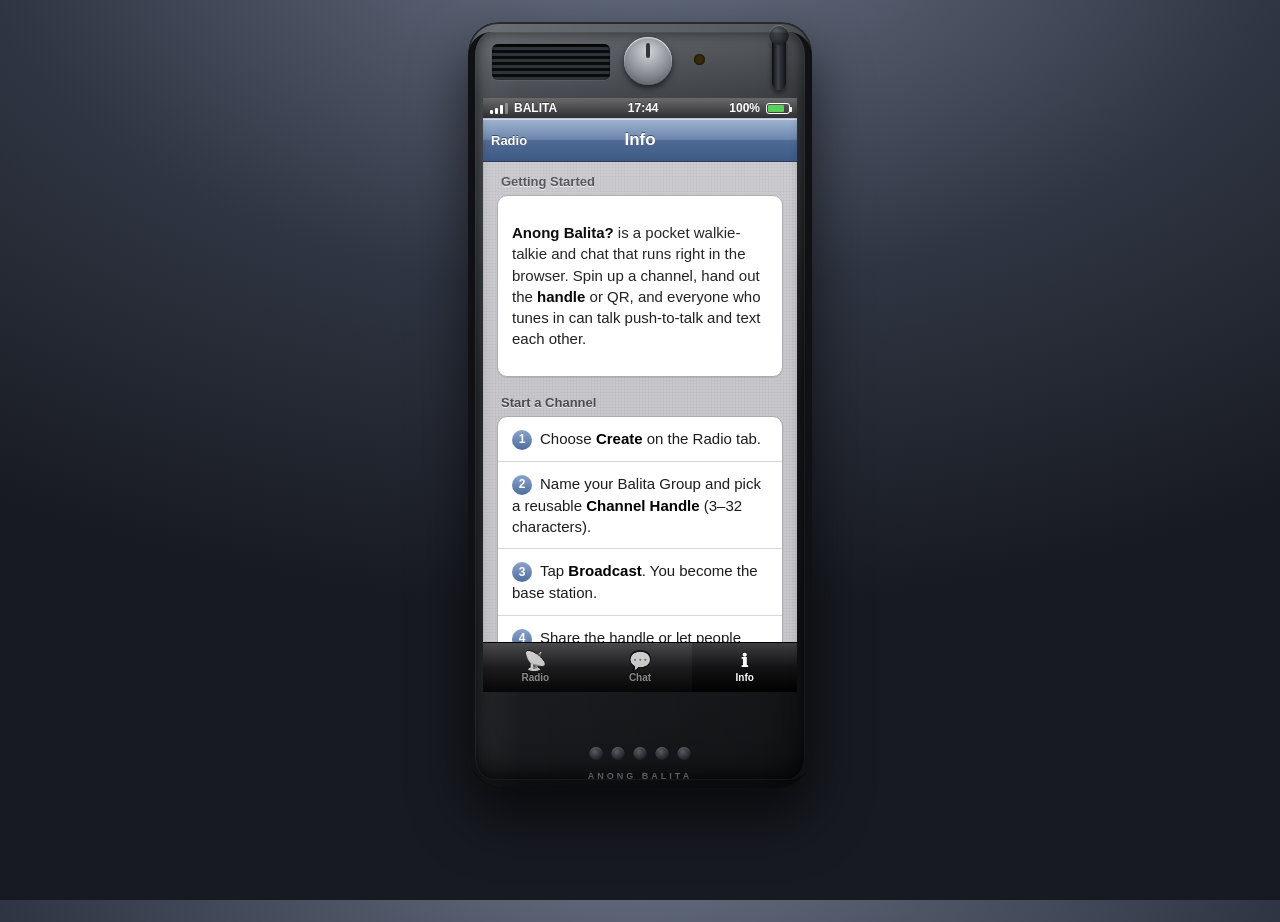
<file: info.html>
<!DOCTYPE html>
<html lang="en">
<head>
<meta charset="UTF-8" />
<meta name="viewport" content="width=device-width, initial-scale=1.0, maximum-scale=1.0, viewport-fit=cover" />
<meta name="theme-color" content="#c8c7cc" />
<meta name="apple-mobile-web-app-capable" content="yes" />
<meta name="apple-mobile-web-app-status-bar-style" content="black" />
<title>Anong Balita? — Info</title>
<link rel="manifest" href="manifest.webmanifest" />
<link rel="icon" href="icons/icon.svg" type="image/svg+xml" />
<link rel="apple-touch-icon" href="icons/icon-192.png" />
<link rel="stylesheet" href="css/ios.css" />
</head>
<body>
<div class="device">

  <div class="wt-top" aria-hidden="true">
    <div class="wt-grille"></div>
    <div class="wt-knob"></div>
    <div class="wt-led"></div>
    <div class="wt-antenna"></div>
  </div>

  <div class="statusbar">
    <span class="sb-left"><span class="signal"><i></i><i></i><i></i><i></i></span><span class="sb-carrier">BALITA</span></span>
    <span class="sb-clock" id="status-clock">--:--</span>
    <span class="sb-right"><span class="sb-pct">100%</span><span class="battery"><b></b></span></span>
  </div>

  <header class="navbar">
    <a class="nav-back" href="index.html">Radio</a>
    <span class="nav-title">Info</span>
  </header>

  <main class="app manual">

    <h2 class="section-header">Getting Started</h2>
    <div class="group">
      <div class="cell">
        <p><b>Anong Balita?</b> is a pocket walkie-talkie and chat that runs right in the browser. Spin up a channel, hand out the <b>handle</b> or QR, and everyone who tunes in can talk push-to-talk and text each other.</p>
      </div>
    </div>

    <h2 class="section-header">Start a Channel</h2>
    <div class="group">
      <div class="cell"><span class="cell-num">1</span>Choose <b>Create</b> on the Radio tab.</div>
      <div class="cell"><span class="cell-num">2</span>Name your Balita Group and pick a reusable <b>Channel Handle</b> (3–32 characters).</div>
      <div class="cell"><span class="cell-num">3</span>Tap <b>Broadcast</b>. You become the base station.</div>
      <div class="cell"><span class="cell-num">4</span>Share the handle or let people scan the QR.</div>
    </div>

    <h2 class="section-header">Tune In</h2>
    <div class="group">
      <div class="cell"><span class="cell-num">1</span>Choose <b>Join</b>, enter the handle and a name.</div>
      <div class="cell"><span class="cell-num">2</span>Tap <b>Tune In</b> — or scan the QR to fill it in.</div>
      <div class="cell">The handle is remembered, so you can reuse it any time.</div>
    </div>

    <h2 class="section-header">Push to Talk &amp; Chat</h2>
    <div class="group">
      <div class="cell">Hold the red <b>Push to Talk</b> button (or the spacebar) to transmit. Release to listen — a roger beep confirms you're off the air.</div>
      <div class="cell">The <b>OPS</b> counter shows how many units are connected.</div>
      <div class="cell">Use the <b>Chat</b> tab to send text to everyone on the channel.</div>
    </div>

    <h2 class="section-header">Background Audio</h2>
    <div class="group">
      <div class="cell">The app asks the browser to keep the radio alive so you keep receiving when the tab is hidden or the phone is idle.</div>
      <div class="cell">On <b>iOS Safari</b>, Apple suspends background web audio, so receiving may pause when the app is fully minimized — a platform limit, not a bug.</div>
    </div>

    <h2 class="section-header">Where Is My Data Saved?</h2>
    <div class="group">
      <div class="cell"><b>Short answer: it isn't.</b> There is no database and no recording.</div>
      <div class="cell"><span class="cell-dot"></span><b>Voice</b>&nbsp; travels peer-to-peer over encrypted WebRTC, mixed live on the base station. Nothing is recorded.</div>
      <div class="cell"><span class="cell-dot"></span><b>Chat</b>&nbsp; is relayed live through the base station and kept only in memory — cleared when you end the channel.</div>
      <div class="cell"><span class="cell-dot"></span><b>Signaling</b>&nbsp; uses the public PeerJS cloud only to introduce browsers. No audio or messages are stored there.</div>
      <div class="cell"><span class="cell-dot"></span><b>QR codes</b>&nbsp; are drawn locally in your browser.</div>
      <div class="cell"><span class="cell-dot"></span><b>Group name, handle and code</b>&nbsp; stay in memory. Your last handle is kept on your own device only, so you can resume.</div>
      <div class="cell">No accounts, no cookies, no analytics, no tracking.</div>
    </div>

    <h2 class="section-header">Notes &amp; Limits</h2>
    <div class="group">
      <div class="cell">The base station must stay connected. If the host leaves, the channel closes and every unit is notified.</div>
      <div class="cell">The more units connected, the more the base station carries.</div>
      <div class="cell">Microphone access is required — grant it when asked.</div>
      <div class="cell">Everyone on the same handle hears and sees each other. Don't share a handle you don't trust.</div>
    </div>

    <p class="credit">created by ged</p>

  </main>

  <nav class="tabbar">
    <a class="tab" href="index.html"><span class="tab-ico">&#128225;</span>Radio</a>
    <a class="tab" href="index.html#chat"><span class="tab-ico">&#128172;</span>Chat</a>
    <a class="tab active" href="info.html"><span class="tab-ico">&#8505;</span>Info</a>
  </nav>

  <div class="wt-bottom" aria-hidden="true">
    <div class="wt-speaker"><i></i><i></i><i></i><i></i><i></i></div>
    <div class="wt-brand">ANONG BALITA</div>
  </div>

  <div class="home-indicator"></div>
</div>

<script>
  (function () {
    function tick() {
      var d = new Date();
      var el = document.getElementById("status-clock");
      if (el) el.textContent = ("0" + d.getHours()).slice(-2) + ":" + ("0" + d.getMinutes()).slice(-2);
    }
    tick();
    setInterval(tick, 15000);
  })();
</script>
</body>
</html>
</file>
<file: css/ios.css>
/* ios.css — Anong Balita? iPhone 4 (iOS 4-6) skeuomorphic skin */

* { box-sizing: border-box; -webkit-tap-highlight-color: transparent; }

html, body {
  height: 100%;
  margin: 0;
}

body {
  font-family: "Helvetica Neue", Helvetica, Arial, sans-serif;
  -webkit-font-smoothing: antialiased;
  color: #1c1c1e;
  background:
    radial-gradient(1200px 700px at 50% -10%, #6b7488 0%, #2f3542 55%, #171a21 100%);
  min-height: 100%;
}

.hidden { display: none !important; }

/* ------------------------------------------------- walkie-talkie frame */
.device {
  position: relative;
  width: 344px;
  height: min(768px, calc(100vh - 40px));
  margin: 22px auto;
  padding: 76px 15px 98px;
  border-radius: 30px 30px 36px 36px;
  display: flex;
  flex-direction: column;
  overflow: hidden;
  background:
    linear-gradient(90deg, rgba(255, 255, 255, 0.06), rgba(255, 255, 255, 0) 16%, rgba(0, 0, 0, 0.2) 84%, rgba(0, 0, 0, 0.4)),
    linear-gradient(#565b63 0%, #33373d 10%, #23262a 52%, #16181b 100%);
  box-shadow:
    inset 0 0 0 2px #0c0d0f,
    inset 0 1px 0 rgba(255, 255, 255, 0.28),
    inset 0 -16px 26px rgba(0, 0, 0, 0.55),
    0 28px 55px rgba(0, 0, 0, 0.6);
}
.device::before { /* top sheen across the plastic */
  content: "";
  position: absolute;
  top: 0; left: 0; right: 0;
  height: 46%;
  background: linear-gradient(rgba(255, 255, 255, 0.12), rgba(255, 255, 255, 0));
  pointer-events: none;
}
.device::after { /* rubber side rails */
  content: "";
  position: absolute;
  top: 10px; bottom: 10px; left: 0; right: 0;
  border-left: 7px solid #101114;
  border-right: 7px solid #101114;
  border-radius: 24px;
  box-shadow: inset 0 0 0 1px rgba(255, 255, 255, 0.06), inset 0 0 14px rgba(0, 0, 0, 0.6);
  pointer-events: none;
}
.home-indicator { display: none; }

/* antenna, speaker grille, channel knob + TX/RX LED */
.wt-top { position: absolute; top: 0; left: 0; right: 0; height: 76px; pointer-events: none; }
.wt-antenna {
  position: absolute; top: 12px; right: 26px;
  width: 14px; height: 56px;
  border-radius: 7px;
  background: linear-gradient(90deg, #0a0b0d, #3d424a 42%, #0f1113);
  box-shadow: inset 0 1px 0 rgba(255, 255, 255, 0.22), 0 3px 5px rgba(0, 0, 0, 0.5);
}
.wt-antenna::before {
  content: "";
  position: absolute; top: -9px; left: 50%;
  transform: translateX(-50%);
  width: 20px; height: 20px;
  border-radius: 50%;
  background: radial-gradient(circle at 38% 34%, #565b63, #0a0b0d);
  box-shadow: inset 0 1px 0 rgba(255, 255, 255, 0.3);
}
.wt-grille {
  position: absolute; top: 22px; left: 24px;
  width: 118px; height: 36px;
  border-radius: 6px;
  background: repeating-linear-gradient(#0a0b0d 0 3px, #2f333a 3px 6px);
  box-shadow: inset 0 1px 2px rgba(0, 0, 0, 0.85), 0 1px 0 rgba(255, 255, 255, 0.07);
}
.wt-knob {
  position: absolute; top: 15px; left: 156px;
  width: 48px; height: 48px;
  border-radius: 50%;
  background: radial-gradient(circle at 50% 30%, #d3d6db, #8a8e95 55%, #4a4e55);
  box-shadow: inset 0 1px 1px #fff, 0 3px 6px rgba(0, 0, 0, 0.6);
}
.wt-knob::after {
  content: "";
  position: absolute; top: 6px; left: 50%;
  transform: translateX(-50%);
  width: 4px; height: 15px;
  border-radius: 2px;
  background: #33363b;
}
.wt-led {
  position: absolute; top: 32px; left: 226px;
  width: 11px; height: 11px;
  border-radius: 50%;
  background: #3a2a0a;
  box-shadow: inset 0 0 3px rgba(0, 0, 0, 0.9);
  transition: background 0.12s, box-shadow 0.12s;
}
.wt-led.on { background: #ffb000; box-shadow: 0 0 10px #ffb000; }

/* bottom microphone holes + brand plate */
.wt-bottom { position: absolute; left: 0; right: 0; bottom: 0; height: 98px; pointer-events: none; }
.wt-speaker {
  position: absolute; bottom: 30px; left: 50%;
  transform: translateX(-50%);
  display: flex; gap: 9px;
}
.wt-speaker i {
  width: 13px; height: 13px;
  border-radius: 50%;
  background: radial-gradient(circle at 40% 35%, #565b63, #0a0b0d);
  box-shadow: inset 0 1px 1px rgba(255, 255, 255, 0.18);
}
.wt-brand {
  position: absolute; bottom: 9px; left: 50%;
  transform: translateX(-50%);
  font: 700 9px "Helvetica Neue", Helvetica, Arial, sans-serif;
  letter-spacing: 3px;
  color: #6b6f76;
}

/* ------------------------------------------------------------- status bar */
.statusbar {
  flex: none;
  height: 20px;
  padding: 0 7px;
  display: flex;
  align-items: center;
  justify-content: space-between;
  color: #fff;
  font-size: 12px;
  font-weight: 700;
  background: linear-gradient(#5a5a5c, #1c1c1e);
  text-shadow: 0 -1px 0 rgba(0, 0, 0, 0.5);
}
.sb-left, .sb-right { display: flex; align-items: center; gap: 6px; }
.signal { display: inline-flex; align-items: flex-end; gap: 2px; height: 11px; }
.signal i { width: 3px; border-radius: 1px; background: #fff; }
.signal i:nth-child(1) { height: 4px; }
.signal i:nth-child(2) { height: 6px; }
.signal i:nth-child(3) { height: 9px; }
.signal i:nth-child(4) { height: 11px; opacity: 0.35; }
.battery {
  position: relative;
  width: 24px; height: 11px;
  border: 1px solid #fff;
  border-radius: 3px;
  padding: 1px;
}
.battery::after {
  content: "";
  position: absolute; top: 3px; right: -3px;
  width: 2px; height: 5px;
  background: #fff;
  border-radius: 0 1px 1px 0;
}
.battery b { display: block; width: 78%; height: 100%; border-radius: 1px; background: #5ad05a; }

/* ---------------------------------------------------------------- nav bar */
.navbar {
  flex: none;
  position: relative;
  height: 44px;
  display: flex;
  align-items: center;
  justify-content: center;
  background: linear-gradient(#a1b4d2 0%, #6d87ad 48%, #4f6a94 52%, #3d5a86 100%);
  border-top: 1px solid #b9c6dd;
  border-bottom: 1px solid #2c3a55;
  box-shadow: inset 0 1px 0 rgba(255, 255, 255, 0.5);
}
.nav-title {
  font-size: 17px;
  font-weight: 700;
  color: #fff;
  text-shadow: 0 -1px 0 rgba(0, 0, 0, 0.45);
}
.nav-back {
  position: absolute;
  left: 8px; top: 50%;
  transform: translateY(-50%);
  font-size: 13px;
  font-weight: 700;
  color: #fff;
  text-decoration: none;
  text-shadow: 0 -1px 0 rgba(0, 0, 0, 0.45);
}

/* ------------------------------------------------------------ app + views */
.app {
  flex: 1;
  min-height: 0;
  overflow-y: auto;
  -webkit-overflow-scrolling: touch;
  background-color: #c8c7cc;
  background-image:
    repeating-linear-gradient(0deg, rgba(0, 0, 0, 0.028) 0 1px, transparent 1px 3px),
    repeating-linear-gradient(90deg, rgba(0, 0, 0, 0.028) 0 1px, transparent 1px 3px);
}
.app::-webkit-scrollbar { display: none; }
.view { padding: 12px; }

/* ---------------------------------------------------- segmented control */
.segmented {
  display: flex;
  padding: 2px;
  margin-bottom: 14px;
  border-radius: 9px;
  background: linear-gradient(#c2c2c4, #a6a6aa);
  border: 1px solid #7d7d82;
  box-shadow: inset 0 1px 2px rgba(0, 0, 0, 0.3);
}
.mode-switch button {
  flex: 1;
  border: 0;
  padding: 8px;
  border-radius: 7px;
  font: 700 14px "Helvetica Neue", Helvetica, Arial, sans-serif;
  color: #4a4a50;
  text-shadow: 0 1px 0 rgba(255, 255, 255, 0.7);
  background: transparent;
  cursor: pointer;
}
.mode-switch button.active {
  color: #fff;
  text-shadow: 0 -1px 0 rgba(0, 0, 0, 0.4);
  background: linear-gradient(#8aa4cc, #4e6d9e 50%, #3d5a86);
  box-shadow: inset 0 1px 0 rgba(255, 255, 255, 0.4), 0 1px 2px rgba(0, 0, 0, 0.3);
}

.saved-chip {
  display: block;
  width: 100%;
  margin: 0 0 14px;
  padding: 9px 12px;
  border: 1px solid #2a68bb;
  border-radius: 9px;
  font: 700 13px "Helvetica Neue", Helvetica, Arial, sans-serif;
  letter-spacing: 0.5px;
  color: #fff;
  text-align: center;
  text-shadow: 0 -1px 0 rgba(0, 0, 0, 0.3);
  background: linear-gradient(#8aa4cc, #4e6d9e 50%, #3c5680);
  box-shadow: inset 0 1px 0 rgba(255, 255, 255, 0.45), 0 1px 2px rgba(0, 0, 0, 0.2);
  cursor: pointer;
  overflow: hidden;
  text-overflow: ellipsis;
  white-space: nowrap;
}
.saved-chip:active { background: linear-gradient(#3c5680, #5e7aa8); }

/* ------------------------------------------------------- grouped tables */
.group {
  background: #fff;
  border: 1px solid #a9abae;
  border-radius: 10px;
  margin-bottom: 16px;
  overflow: hidden;
  box-shadow: 0 1px 1px rgba(0, 0, 0, 0.08);
}
.row {
  display: flex;
  align-items: center;
  min-height: 44px;
  padding: 0 12px;
  border-bottom: 1px solid #d8d8dc;
}
.row:last-child { border-bottom: 0; }
.row label {
  flex: none;
  width: 112px;
  font-size: 15px;
  font-weight: 600;
  color: #3c3c43;
}
.row input {
  flex: 1;
  min-width: 0;
  border: 0;
  background: transparent;
  padding: 12px 0;
  font: 400 16px "Helvetica Neue", Helvetica, Arial, sans-serif;
  color: #1c1c1e;
  text-align: right;
  outline: none;
  -webkit-appearance: none;
}
.row input::placeholder { color: #b0b0b6; }
.cell {
  padding: 11px 14px;
  font-size: 15px;
  line-height: 1.42;
  color: #1c1c1e;
  border-bottom: 1px solid #d8d8dc;
}
.cell:last-child { border-bottom: 0; }
.cell b { color: #000; }
.cell-num {
  display: inline-flex;
  align-items: center;
  justify-content: center;
  width: 20px; height: 20px;
  margin-right: 8px;
  border-radius: 50%;
  background: linear-gradient(#8aa4cc, #4e6d9e);
  color: #fff;
  font-size: 12px;
  font-weight: 700;
  vertical-align: middle;
}
.cell-dot {
  display: inline-block;
  width: 7px; height: 7px;
  margin-right: 7px;
  border-radius: 50%;
  background: #6d87ad;
  vertical-align: middle;
}

/* ------------------------------------------------------------- buttons */
.btn {
  display: block;
  width: 100%;
  margin: 0 0 12px;
  padding: 12px;
  border: 1px solid #33507d;
  border-radius: 9px;
  font: 700 16px "Helvetica Neue", Helvetica, Arial, sans-serif;
  color: #fff;
  text-shadow: 0 -1px 0 rgba(0, 0, 0, 0.35);
  background: linear-gradient(#8aa4cc 0%, #4e6d9e 50%, #3c5680 51%, #33507d 100%);
  box-shadow: inset 0 1px 0 rgba(255, 255, 255, 0.5), 0 1px 2px rgba(0, 0, 0, 0.25);
  cursor: pointer;
}
.btn:active { background: linear-gradient(#3c5680, #5e7aa8); }
.btn-plain {
  color: #3c3c43;
  text-shadow: 0 1px 0 #fff;
  background: linear-gradient(#fefefe, #d8d8dc 50%, #c9c9ce);
  border-color: #9a9a9f;
}
.btn-leave {
  color: #fff;
  background: linear-gradient(#e0776f, #b83228 50%, #9d2a22);
  border-color: #7c241f;
}

.status-line {
  margin: 16px 4px 4px;
  min-height: 18px;
  font-size: 14px;
  font-weight: 600;
  text-align: center;
  color: #5a5a60;
  text-shadow: 0 1px 0 rgba(255, 255, 255, 0.6);
}
.status-line.err { color: #b83228; }
.status-line.ok { color: #2f6d3a; }

/* ------------------------------------------------------- radio hardware */
.radio-body {
  padding: 14px;
  margin-bottom: 14px;
  border-radius: 14px;
  border: 1px solid #8b8d94;
  background: linear-gradient(#eff0f3 0%, #cdcfd5 45%, #b6b8bf 100%);
  box-shadow:
    inset 0 1px 0 #fff,
    inset 0 -2px 5px rgba(0, 0, 0, 0.15),
    0 2px 5px rgba(0, 0, 0, 0.2);
}
.radio-top { display: flex; align-items: center; gap: 10px; margin-bottom: 12px; }
.grille {
  flex: none;
  width: 96px; height: 44px;
  border-radius: 8px;
  border: 1px solid #9a9ca3;
  background:
    radial-gradient(circle, #6f7178 1px, transparent 1.5px) 0 0 / 6px 6px,
    linear-gradient(#d5d7dc, #b7b9c0);
  box-shadow: inset 0 1px 2px rgba(0, 0, 0, 0.3);
}
.brand-mini {
  flex: 1;
  text-align: center;
  font: 700 11px "Helvetica Neue", Helvetica, Arial, sans-serif;
  letter-spacing: 2px;
  color: #6a6c73;
  text-shadow: 0 1px 0 #fff;
}
.knob {
  position: relative;
  flex: none;
  width: 40px; height: 40px;
  border-radius: 50%;
  border: 1px solid #7d7f86;
  background: radial-gradient(circle at 50% 32%, #f4f4f6, #b9bbc2 60%, #8d8f96);
  box-shadow: inset 0 1px 1px #fff, 0 2px 3px rgba(0, 0, 0, 0.3);
}
.knob::after {
  content: "";
  position: absolute;
  top: 6px; left: 50%;
  transform: translateX(-50%);
  width: 3px; height: 12px;
  border-radius: 2px;
  background: #6a6c73;
}

.lcd {
  padding: 10px 12px;
  border-radius: 8px;
  border: 1px solid #8f9a7d;
  background: linear-gradient(#e2e8d4, #c4ceb2);
  box-shadow: inset 0 2px 6px rgba(0, 0, 0, 0.3);
  font-family: "Courier New", Courier, monospace;
}
.lcd-row { display: flex; align-items: baseline; gap: 8px; }
.lcd-lbl { flex: none; width: 30px; font-size: 12px; font-weight: 700; color: #4b5a3e; }
.lcd-val {
  flex: 1;
  min-width: 0;
  font-size: 20px;
  font-weight: 700;
  color: #243018;
  text-shadow: 0 1px 0 rgba(255, 255, 255, 0.5);
  overflow: hidden;
  text-overflow: ellipsis;
  white-space: nowrap;
}
.lcd-frq { letter-spacing: 1px; }
.lcd-ops { flex: none; font-size: 24px; }
.lcd-unit { flex: none; font-size: 9px; font-weight: 700; color: #5b6a4d; }

.leds { display: flex; justify-content: flex-end; gap: 6px; margin-top: 12px; }
.led {
  padding: 5px 8px;
  border-radius: 5px;
  font: 700 9px "Helvetica Neue", Helvetica, Arial, sans-serif;
  letter-spacing: 1px;
  color: #fff;
  opacity: 0.5;
  background: #8b8d94;
  box-shadow: inset 0 1px 0 rgba(255, 255, 255, 0.5), 0 1px 1px rgba(0, 0, 0, 0.25);
  transition: opacity 0.12s, background 0.12s;
}
.led.on { opacity: 1; }
#led-link.on { background: linear-gradient(#7bd089, #3aa14a); }
#led-tx.on { background: linear-gradient(#e06a60, #b83228); }
#led-rx.on { background: linear-gradient(#f0c25a, #d19a1e); }

/* ---------------------------------------------------------------- QR */
.qr-wrap {
  padding: 14px 12px 10px;
  margin-bottom: 16px;
  text-align: center;
}
.qr-canvas {
  width: 176px; height: 176px;
  margin: 0 auto;
  background: #fff;
}
.qr-canvas svg { display: block; width: 100%; height: 100%; shape-rendering: crispEdges; }
.qr-cap {
  margin: 8px 0 0;
  font-size: 12px;
  font-weight: 700;
  letter-spacing: 1px;
  color: #6a6a70;
}

/* -------------------------------------------------------------- roster */
.roster { list-style: none; margin: 0 0 16px; padding: 0; }
.member {
  display: flex;
  align-items: center;
  gap: 9px;
  padding: 10px 12px;
  border-bottom: 1px solid #d8d8dc;
  font-size: 15px;
}
.member:last-child { border-bottom: 0; }
.member-dot { flex: none; width: 9px; height: 9px; border-radius: 50%; background: #c2c3c8; }
.member.host .member-dot { background: #3aa14a; }
.member.talking .member-dot { background: #2f78d6; box-shadow: 0 0 0 3px rgba(47, 120, 214, 0.25); }
.member-name { flex: 1; min-width: 0; font-weight: 600; color: #1c1c1e; overflow: hidden; text-overflow: ellipsis; white-space: nowrap; }
.member-tag { flex: none; font-size: 11px; color: #8a8a90; letter-spacing: 1px; }
.roster:empty::after {
  content: "WAITING FOR UNITS...";
  display: block;
  padding: 14px;
  text-align: center;
  font-size: 13px;
  letter-spacing: 1px;
  color: #8a8a90;
}

/* ----------------------------------------------------------------- VU */
.vu {
  display: flex;
  align-items: center;
  gap: 8px;
  padding: 9px 12px;
  margin-bottom: 16px;
  background: #fff;
  border: 1px solid #a9abae;
  border-radius: 10px;
  box-shadow: 0 1px 1px rgba(0, 0, 0, 0.08);
}
.vu-label { flex: none; font: 700 11px "Helvetica Neue", Helvetica, Arial, sans-serif; letter-spacing: 1px; color: #6a6a70; }
.vu-bars { display: flex; gap: 2px; flex: 1; }
.vu-bar { flex: 1; height: 10px; border-radius: 2px; background: rgba(0, 0, 0, 0.12); }
.vu-bar.lit { background: #3aa14a; }
.vu-bar.lit:nth-last-child(-n+3) { background: #d19a1e; }

/* ---------------------------------------------------------------- PTT */
.ptt {
  position: relative;
  display: block;
  width: 152px; height: 152px;
  margin: 4px auto 18px;
  border: 0;
  border-radius: 50%;
  cursor: pointer;
  touch-action: none;
  user-select: none;
  -webkit-user-select: none;
  background: radial-gradient(circle at 50% 30%, #ff8a80, #d8352b 55%, #8f1c14);
  box-shadow:
    inset 0 3px 4px rgba(255, 255, 255, 0.55),
    inset 0 -8px 14px rgba(0, 0, 0, 0.35),
    0 6px 0 #6f130d,
    0 12px 20px rgba(0, 0, 0, 0.35);
  transition: transform 0.06s, box-shadow 0.06s;
}
.ptt::before {
  content: "";
  position: absolute;
  top: 8%; left: 50%;
  transform: translateX(-50%);
  width: 64%; height: 40%;
  border-radius: 50%;
  background: linear-gradient(rgba(255, 255, 255, 0.55), rgba(255, 255, 255, 0));
}
.ptt-face {
  position: relative;
  font: 700 14px "Helvetica Neue", Helvetica, Arial, sans-serif;
  line-height: 1.5;
  letter-spacing: 1px;
  color: #fff;
  text-shadow: 0 -1px 0 rgba(0, 0, 0, 0.45);
}
.ptt.active {
  transform: translateY(4px);
  background: radial-gradient(circle at 50% 30%, #ffd0cb, #e04a3f 55%, #a32017);
  box-shadow: inset 0 3px 10px rgba(0, 0, 0, 0.5), 0 2px 0 #6f130d;
}

/* ---------------------------------------------------------------- chat */
#view-chat {
  display: flex;
  flex-direction: column;
  height: 100%;
  padding: 0;
}
.chat-log {
  flex: 1;
  min-height: 0;
  overflow-y: auto;
  list-style: none;
  margin: 0;
  padding: 12px;
  display: flex;
  flex-direction: column;
  gap: 8px;
}
.chat-log::-webkit-scrollbar { display: none; }
.bubble {
  max-width: 78%;
  padding: 8px 12px;
  border-radius: 16px;
  font-size: 15px;
  line-height: 1.3;
  box-shadow: 0 1px 1px rgba(0, 0, 0, 0.12);
}
.bubble.in {
  align-self: flex-start;
  color: #1c1c1e;
  border: 1px solid #cfcfd4;
  border-bottom-left-radius: 5px;
  background: linear-gradient(#f6f6f8, #e4e4e8);
}
.bubble.out {
  align-self: flex-end;
  color: #fff;
  border: 1px solid #2a68bb;
  border-bottom-right-radius: 5px;
  background: linear-gradient(#6fa0e8, #2f78d6);
}
.bubble-meta { margin-bottom: 3px; font-size: 10px; font-weight: 700; letter-spacing: 0.5px; opacity: 0.7; }
.bubble-text { white-space: pre-wrap; word-wrap: break-word; }
.chat-system { align-self: center; font-size: 11px; letter-spacing: 1px; text-transform: uppercase; color: #8a8a90; }
.chat-empty { margin: 0; padding: 28px 16px; text-align: center; font-size: 14px; color: #8a8a90; }
.chat-bar {
  flex: none;
  display: flex;
  gap: 6px;
  padding: 8px;
  background: linear-gradient(#d9dbe0, #b9bcc3);
  border-top: 1px solid #9a9ca3;
}
.chat-input {
  flex: 1;
  min-width: 0;
  padding: 9px 13px;
  border: 1px solid #9a9ca3;
  border-radius: 17px;
  font: 400 15px "Helvetica Neue", Helvetica, Arial, sans-serif;
  background: #fff;
  outline: none;
  -webkit-appearance: none;
}
.chat-input:disabled { background: #e6e6e9; color: #a0a0a6; }
.chat-send {
  padding: 9px 15px;
  border: 1px solid #2a68bb;
  border-radius: 17px;
  color: #fff;
  font: 700 14px "Helvetica Neue", Helvetica, Arial, sans-serif;
  background: linear-gradient(#8aa4cc, #4e6d9e 50%, #3c5680);
  box-shadow: inset 0 1px 0 rgba(255, 255, 255, 0.4);
  cursor: pointer;
}
.chat-send:disabled { opacity: 0.5; }

/* -------------------------------------------------------------- tab bar */
.tabbar {
  flex: none;
  display: flex;
  height: 50px;
  background: linear-gradient(#4a4a4c 0%, #1c1c1e 50%, #060606 100%);
  border-top: 1px solid #000;
}
.tab {
  flex: 1;
  display: flex;
  flex-direction: column;
  align-items: center;
  justify-content: center;
  gap: 2px;
  padding: 0;
  border: 0;
  background: transparent;
  font-size: 10px;
  font-weight: 700;
  color: #8a8a90;
  text-decoration: none;
  text-shadow: 0 -1px 0 #000;
  cursor: pointer;
}
.tab-ico { font-size: 18px; line-height: 1; filter: grayscale(1) brightness(1.5); opacity: 0.75; }
.tab.active {
  color: #fff;
  background: linear-gradient(#3d3d3f 0%, #131315 50%, #000 100%);
}
.tab.active .tab-ico { filter: none; opacity: 1; }

/* --------------------------------------------------------- info / manual */
.manual { padding: 4px 14px 24px; }
.section-header {
  margin: 18px 4px 6px;
  font-size: 13px;
  font-weight: 700;
  color: #4a4a50;
  text-shadow: 0 1px 0 rgba(255, 255, 255, 0.7);
}
.manual .section-header:first-child { margin-top: 8px; }
.manual .group { margin-bottom: 4px; }
.credit {
  margin: 26px 0 8px;
  text-align: center;
  font-size: 12px;
  letter-spacing: 1px;
  color: #6a6a70;
  text-shadow: 0 1px 0 rgba(255, 255, 255, 0.6);
}

/* ------------------------------------------------------- small screens */
@media (max-width: 520px), (max-height: 700px) {
  body { background: #000; }
  .device {
    width: 100%;
    height: 100vh;
    height: 100dvh;
    margin: 0;
    padding: 0;
    border-radius: 0;
    box-shadow: none;
    background: #000;
  }
  .device::before, .device::after { display: none; }
  .wt-top, .wt-bottom { display: none; }
  .statusbar { padding-top: env(safe-area-inset-top); height: calc(20px + env(safe-area-inset-top)); }
  .tabbar { padding-bottom: env(safe-area-inset-bottom); height: calc(50px + env(safe-area-inset-bottom)); }
}
</file>
